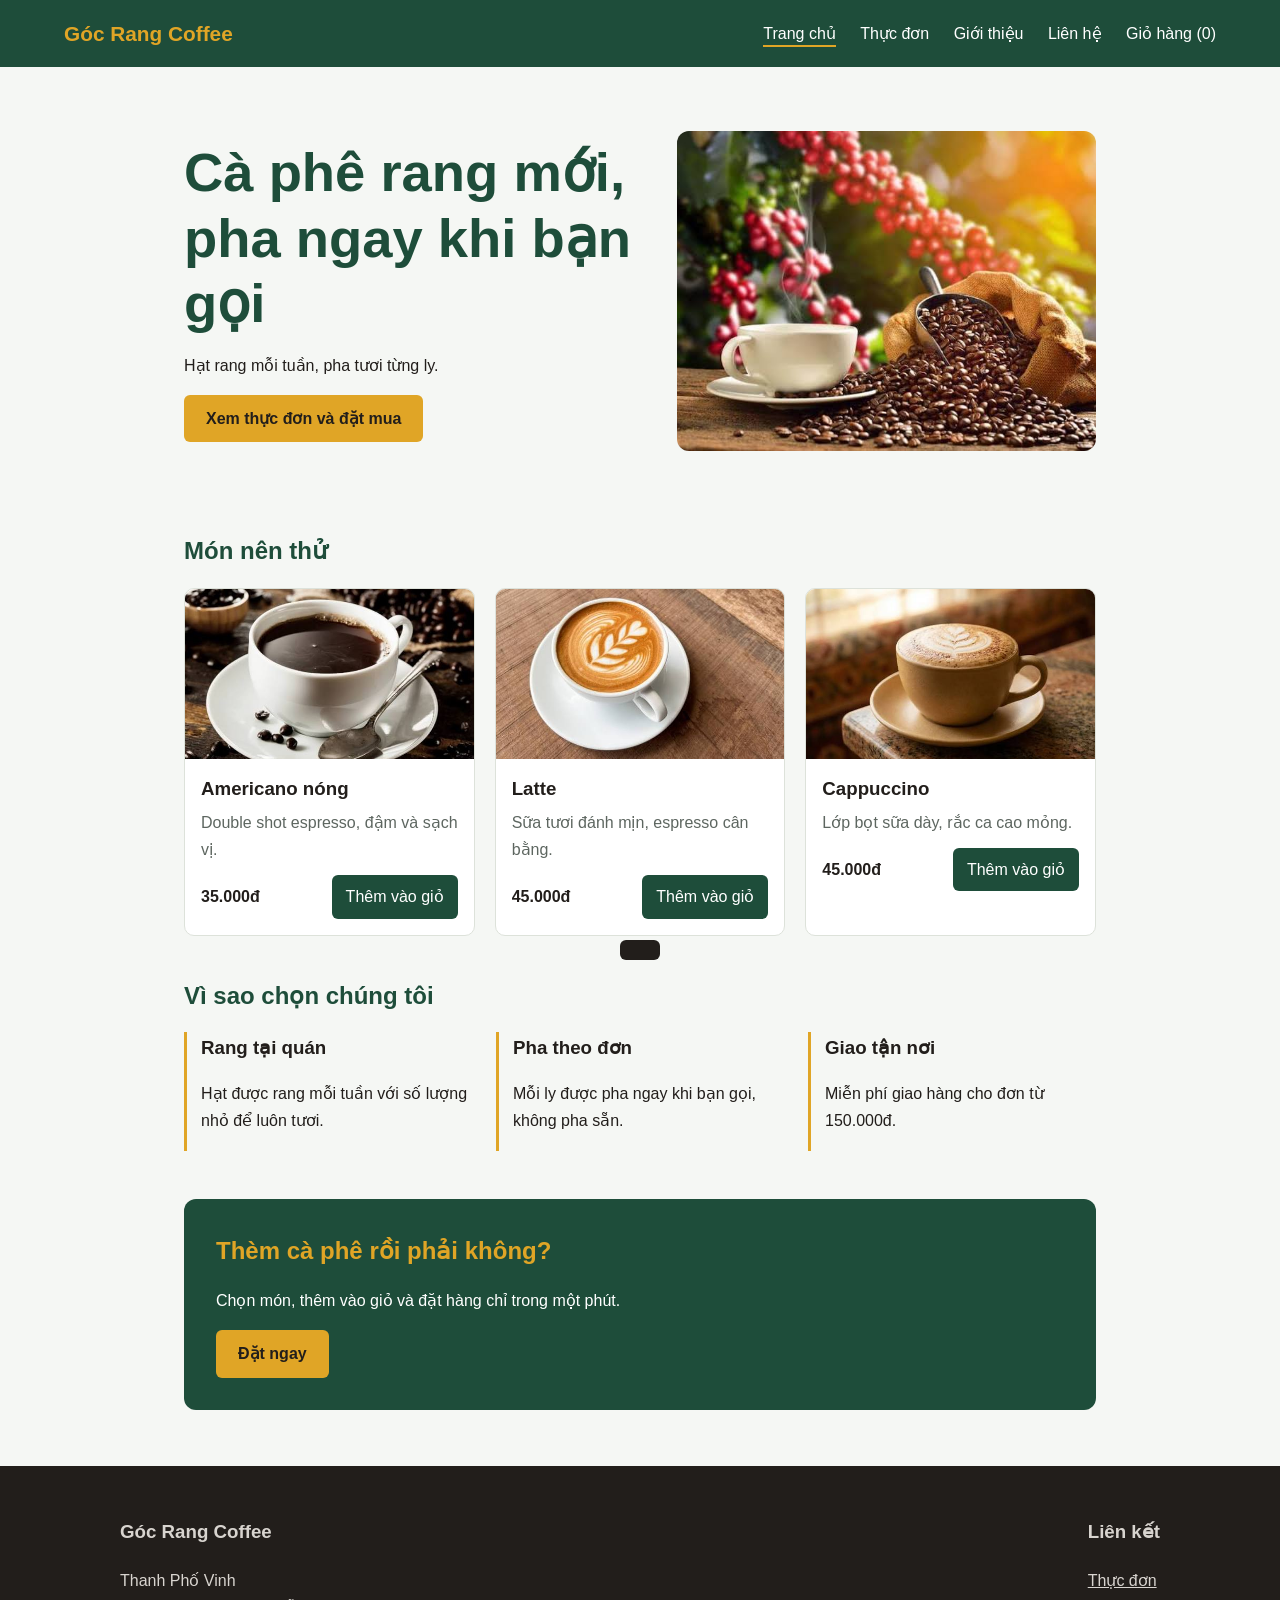
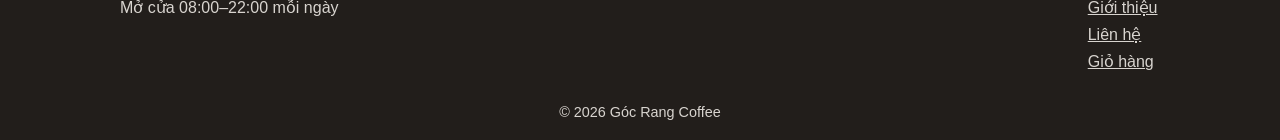
<file: index.html>
<!DOCTYPE html>
<html lang="vi">
<head>
  <meta charset="UTF-8">
  <meta name="viewport" content="width=device-width, initial-scale=1">
  <meta name="description" content="Góc Rang Coffee - cà phê rang mới, pha tươi từng ly.">
  <title>Trang chủ | Góc Rang Coffee</title>
  <link rel="stylesheet" href="style.css">
</head>
<body>
  <header class="top">
    <a class="logo" href="index.html">Góc Rang Coffee</a>
    <nav>
      <a href="index.html" class="on">Trang chủ</a>
      <a href="menu.html">Thực đơn</a>
      <a href="gioithieu.html">Giới thiệu</a>
      <a href="lienhe.html">Liên hệ</a>
      <a href="giohang.html">Giỏ hàng (<span id="count">0</span>)</a>
    </nav>
  </header>

  <main>
    <section class="hero">
      <div>
        <h1>Cà phê rang mới,<br>pha ngay khi bạn gọi</h1>
        <p>Hạt rang mỗi tuần, pha tươi từng ly.</p>
        <a class="btn" href="menu.html">Xem thực đơn và đặt mua</a>
      </div>
      <img class="hero-img" src="hat-rang.jpg" alt="Quầy pha cà phê Góc Rang">
    </section>
    <h2>Món nên thử</h2>
    <div class="grid">
      <article class="card">
        <img class="ph" src="Americano.jpg" alt="Americano nóng">
        <div class="body">
          <h3>Americano nóng</h3>
          <p>Double shot espresso, đậm và sạch vị.</p>
          <div class="row">
            <b>35.000đ</b>
            <button class="buy" data-id="americano" data-name="Americano nóng" data-price="35000">Thêm vào giỏ</button>
          </div>
        </div>
      </article>
      <article class="card">
        <img class="ph" src="Latte.jpg" alt="Latte">
        <div class="body">
          <h3>Latte</h3>
          <p>Sữa tươi đánh mịn, espresso cân bằng.</p>
          <div class="row">
            <b>45.000đ</b>
            <button class="buy" data-id="latte" data-name="Latte" data-price="45000">Thêm vào giỏ</button>
          </div>
        </div>
      </article>
      <article class="card">
        <img class="ph" src="Cappuccino.jpg" alt="Cappuccino">
        <div class="body">
          <h3>Cappuccino</h3>
          <p>Lớp bọt sữa dày, rắc ca cao mỏng.</p>
          <div class="row">
            <b>45.000đ</b>
            <button class="buy" data-id="cappuccino" data-name="Cappuccino" data-price="45000">Thêm vào giỏ</button>
          </div>
        </div>
      </article>
    </div>
    <h2>Vì sao chọn chúng tôi</h2>
    <div class="features">
      <div class="feature">
        <h3>Rang tại quán</h3>
        <p>Hạt được rang mỗi tuần với số lượng nhỏ để luôn tươi.</p>
      </div>
      <div class="feature">
        <h3>Pha theo đơn</h3>
        <p>Mỗi ly được pha ngay khi bạn gọi, không pha sẵn.</p>
      </div>
      <div class="feature">
        <h3>Giao tận nơi</h3>
        <p>Miễn phí giao hàng cho đơn từ 150.000đ.</p>
      </div>
    </div>
    <section class="cta">
      <h2>Thèm cà phê rồi phải không?</h2>
      <p>Chọn món, thêm vào giỏ và đặt hàng chỉ trong một phút.</p>
      <a class="btn" href="menu.html">Đặt ngay</a>
    </section>
  </main>
  <footer>
    <div class="foot">
      <div>
        <h3>Góc Rang Coffee</h3>
        <p>Thanh Phố Vinh</p>
        <p>Mở cửa 08:00–22:00 mỗi ngày</p>
      </div>
      <div>
        <h3>Liên kết</h3>
        <a href="menu.html">Thực đơn</a>
        <a href="gioithieu.html">Giới thiệu</a>
        <a href="lienhe.html">Liên hệ</a>
        <a href="giohang.html">Giỏ hàng</a>
      </div>
    </div>
    <p class="copy">© 2026 Góc Rang Coffee</p>
  </footer>

  <div id="toast" role="status"></div>
  <script src="script.js"></script>
</body>
</html>
</file>
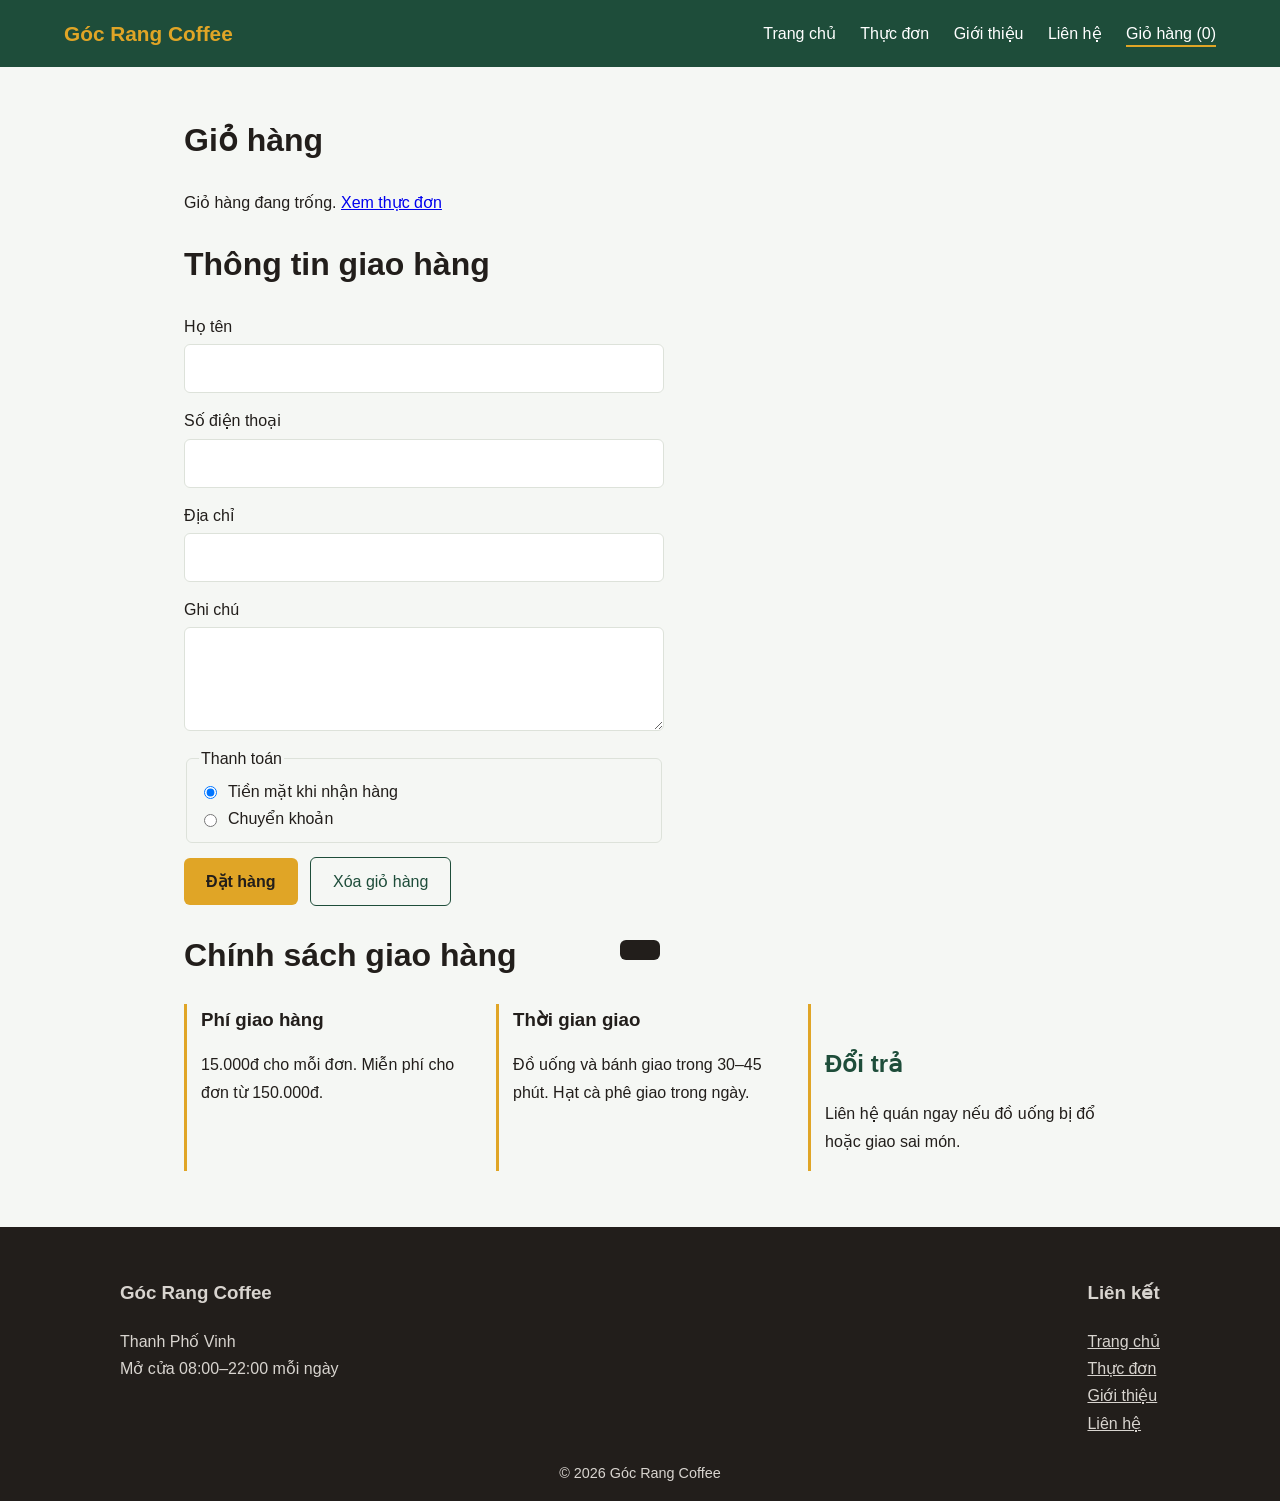
<file: giohang.html>
<!DOCTYPE html>
<html lang="vi">
<head>
  <meta charset="UTF-8">
  <meta name="viewport" content="width=device-width, initial-scale=1">
  <meta name="description" content="Giỏ hàng và đặt mua tại Góc Rang Coffee.">
  <title>Giỏ hàng | Góc Rang Coffee</title>
  <link rel="stylesheet" href="style.css">
</head>
<body>
  <header class="top">
    <a class="logo" href="index.html">Góc Rang Coffee</a>
    <nav>
      <a href="index.html">Trang chủ</a>
      <a href="menu.html">Thực đơn</a>
      <a href="gioithieu.html">Giới thiệu</a>
      <a href="lienhe.html">Liên hệ</a>
      <a href="giohang.html" class="on">Giỏ hàng (<span id="count">0</span>)</a>
    </nav>
  </header>

  <main>
    <h1>Giỏ hàng</h1>

    <!-- Danh sách món, script.js sẽ vẽ vào đây -->
    <div id="cart"></div>
    <div id="total"></div>

    <h1>Thông tin giao hàng</h1>
    <form id="orderForm" class="form">
      <label>
        Họ tên
        <input name="name" required>
      </label>
      <label>
        Số điện thoại
        <input name="phone" type="tel" required>
      </label>
      <label>
        Địa chỉ
        <input name="address" required>
      </label>
      <label>
        Ghi chú
        <textarea name="note" rows="3"></textarea>
      </label>

      <fieldset class="pay">
        <legend>Thanh toán</legend>
        <label>
          <input type="radio" name="pay" value="cod" checked>
          Tiền mặt khi nhận hàng
        </label>
        <label>
          <input type="radio" name="pay" value="bank">
          Chuyển khoản
        </label>
      </fieldset>

      <div>
        <button class="btn" type="submit">Đặt hàng</button>
        <button class="ghost" type="button" id="clear">Xóa giỏ hàng</button>
      </div>
    </form>

    <h1>Chính sách giao hàng</h1>
    <div class="features">
      <div class="feature">
        <h3>Phí giao hàng</h3>
        <p>15.000đ cho mỗi đơn. Miễn phí cho đơn từ 150.000đ.</p>
      </div>
      <div class="feature">
        <h3>Thời gian giao</h3>
        <p>Đồ uống và bánh giao trong 30–45 phút. Hạt cà phê giao trong ngày.</p>
      </div>
      <div class="feature">
        <h2>Đổi trả</h2>
        <p>Liên hệ quán ngay nếu đồ uống bị đổ hoặc giao sai món.</p>
      </div>
    </div>
  </main>
  <footer>
    <div class="foot">
      <div>
        <h3>Góc Rang Coffee</h3>
        <p>Thanh Phố Vinh</p>
        <p>Mở cửa 08:00–22:00 mỗi ngày</p>
      </div>
      <div>
        <h3>Liên kết</h3>
        <a href="index.html">Trang chủ</a>
        <a href="menu.html">Thực đơn</a>
        <a href="gioithieu.html">Giới thiệu</a>
        <a href="lienhe.html">Liên hệ</a>
      </div>
    </div>
    <p class="copy">© 2026 Góc Rang Coffee</p>
  </footer>

  <div id="toast" role="status"></div>
  <script src="script.js"></script>
</body>
</html>
</file>
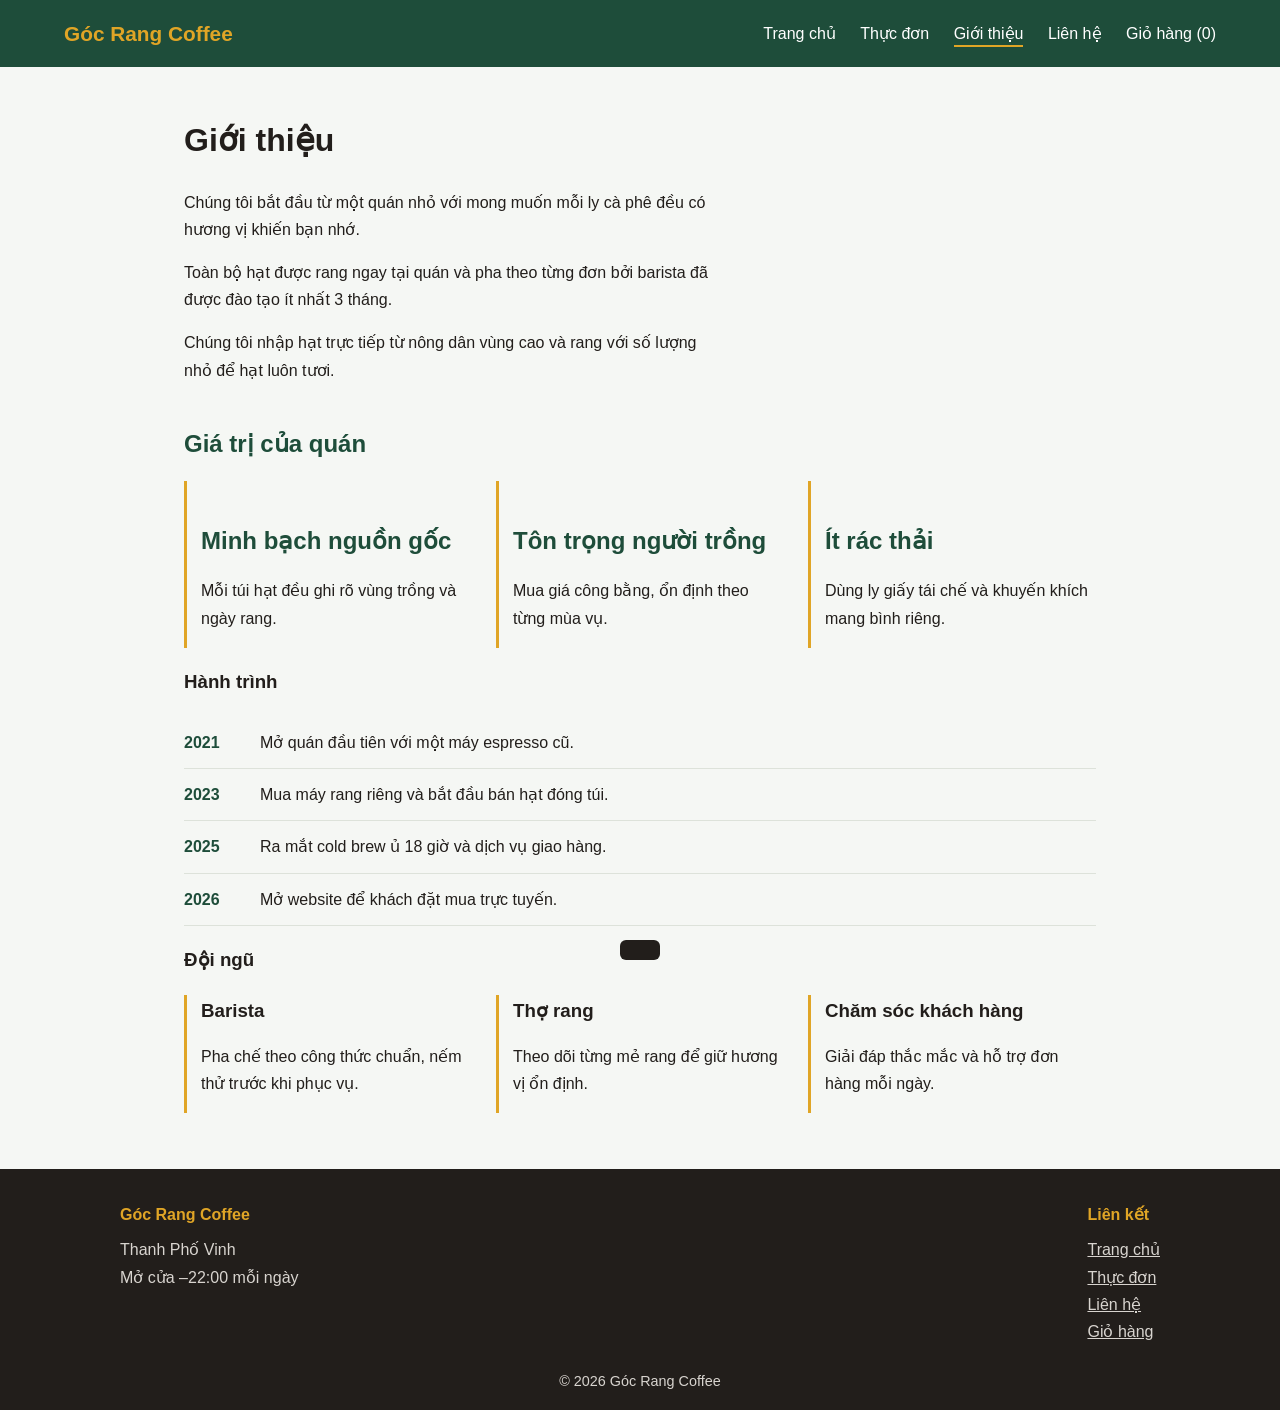
<file: gioithieu.html>
<!DOCTYPE html>
<html lang="vi">
<head>
  <meta charset="UTF-8">
  <meta name="viewport" content="width=device-width, initial-scale=1">
  <meta name="description" content="Câu chuyện và đội ngũ của Góc Rang Coffee.">
  <title>Giới thiệu | Góc Rang Coffee</title>
  <link rel="stylesheet" href="style.css">
</head>
<body>
  <header class="top">
    <a class="logo" href="index.html">Góc Rang Coffee</a>
    <nav>
      <a href="index.html">Trang chủ</a>
      <a href="menu.html">Thực đơn</a>
      <a href="gioithieu.html" class="on">Giới thiệu</a>
      <a href="lienhe.html">Liên hệ</a>
      <a href="giohang.html">Giỏ hàng (<span id="count">0</span>)</a>
    </nav>
  </header>

  <main>
    <h1>Giới thiệu</h1>

    <p class="lead">
      Chúng tôi bắt đầu từ một quán nhỏ với mong muốn mỗi ly cà phê đều có
      hương vị khiến bạn nhớ.
    </p>
    <p class="lead">
      Toàn bộ hạt được rang ngay tại quán và pha theo từng đơn bởi barista
      đã được đào tạo ít nhất 3 tháng.
    </p>
    <p class="lead">
      Chúng tôi nhập hạt trực tiếp từ nông dân vùng cao và rang với số
      lượng nhỏ để hạt luôn tươi.
    </p>

    <h2>Giá trị của quán</h2>
    <div class="features">
      <div class="feature">
        <h2>Minh bạch nguồn gốc</h2>
        <p>Mỗi túi hạt đều ghi rõ vùng trồng và ngày rang.</p>
      </div>
      <div class="feature">
        <h2>Tôn trọng người trồng</h2>
        <p>Mua giá công bằng, ổn định theo từng mùa vụ.</p>
      </div>
      <div class="feature">
        <h2>Ít rác thải</h2>
        <p>Dùng ly giấy tái chế và khuyến khích mang bình riêng.</p>
      </div>
    </div>

    <h3>Hành trình</h3>
    <ol class="timeline">
      <li>
        <b>2021</b>
        <span>Mở quán đầu tiên với một máy espresso cũ.</span>
      </li>
      <li>
        <b>2023</b>
        <span>Mua máy rang riêng và bắt đầu bán hạt đóng túi.</span>
      </li>
      <li>
        <b>2025</b>
        <span>Ra mắt cold brew ủ 18 giờ và dịch vụ giao hàng.</span>
      </li>
      <li>
        <b>2026</b>
        <span>Mở website để khách đặt mua trực tuyến.</span>
      </li>
    </ol>

    <h3>Đội ngũ</h3>
    <div class="features">
      <div class="feature">
        <h3>Barista</h3>
        <p>Pha chế theo công thức chuẩn, nếm thử trước khi phục vụ.</p>
      </div>
      <div class="feature">
        <h3>Thợ rang</h3>
        <p>Theo dõi từng mẻ rang để giữ hương vị ổn định.</p>
      </div>
      <div class="feature">
        <h3>Chăm sóc khách hàng</h3>
        <p>Giải đáp thắc mắc và hỗ trợ đơn hàng mỗi ngày.</p>
      </div>
    </div>
  </main>
  <footer>
    <div class="foot">
      <div>
        <h4>Góc Rang Coffee</h4>
        <p>Thanh Phố Vinh</p>
        <p>Mở cửa –22:00 mỗi ngày</p>
      </div>
      <div>
        <h4>Liên kết</h4>
        <a href="index.html">Trang chủ</a>
        <a href="menu.html">Thực đơn</a>
        <a href="lienhe.html">Liên hệ</a>
        <a href="giohang.html">Giỏ hàng</a>
      </div>
    </div>
    <p class="copy">© 2026 Góc Rang Coffee</p>
  </footer>

  <div id="toast" role="status"></div>
  <script src="script.js"></script>
</body>
</html>
</file>
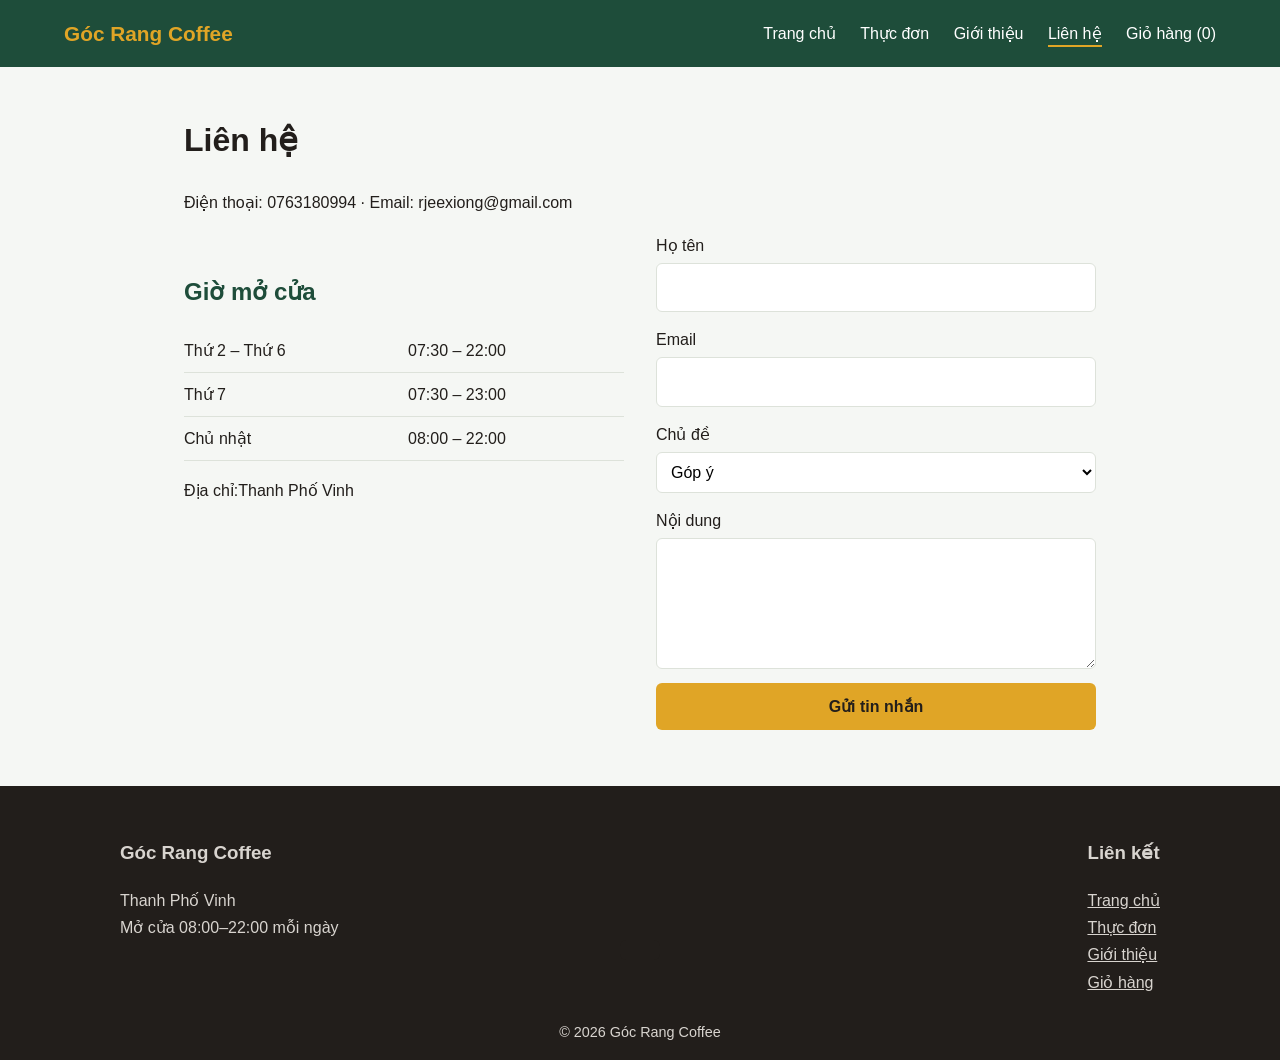
<file: lienhe.html>
<!DOCTYPE html>
<html lang="vi">
<head>
  <meta charset="UTF-8">
  <meta name="viewport" content="width=device-width, initial-scale=1">
  <meta name="description" content="Liên hệ và giờ mở cửa của Góc Rang Coffee.">
  <title>Liên hệ | Góc Rang Coffee</title>
  <link rel="stylesheet" href="style.css">
</head>
<body>
  <header class="top">
    <a class="logo" href="index.html">Góc Rang Coffee</a>
    <nav>
      <a href="index.html">Trang chủ</a>
      <a href="menu.html">Thực đơn</a>
      <a href="gioithieu.html">Giới thiệu</a>
      <a href="lienhe.html" class="on">Liên hệ</a>
      <a href="giohang.html">Giỏ hàng (<span id="count">0</span>)</a>
    </nav>
  </header>

  <main>
    <h1>Liên hệ</h1>
    <p class="lead">Điện thoại: 0763180994 · Email: rjeexiong@gmail.com</p>

    <div class="two-col">
      <!-- Giờ mở cửa -->
      <section>
        <h2>Giờ mở cửa</h2>
        <table class="hours">
          <tr>
            <td>Thứ 2 – Thứ 6</td>
            <td>07:30 – 22:00</td>
          </tr>
          <tr>
            <td>Thứ 7</td>
            <td>07:30 – 23:00</td>
          </tr>
          <tr>
            <td>Chủ nhật</td>
            <td>08:00 – 22:00</td>
          </tr>
        </table>
        <p>Địa chỉ:Thanh Phố Vinh</p>
      </section>
      <form id="contactForm" class="form">
        <label>
          Họ tên
          <input name="name" required>
        </label>
        <label>
          Email
          <input name="email" type="email" required>
        </label>
        <label>
          Chủ đề
          <select name="topic">
            <option>Góp ý</option>
            <option>Đặt bàn</option>
            <option>Đặt hàng số lượng lớn</option>
          </select>
        </label>
        <label>
          Nội dung
          <textarea name="message" rows="4" required></textarea>
        </label>
        <button class="btn">Gửi tin nhắn</button>
      </form>
    </div>

  </main>
  <footer>
    <div class="foot">
      <div>
        <h3>Góc Rang Coffee</h3>
        <p>Thanh Phố Vinh</p>
        <p>Mở cửa 08:00–22:00 mỗi ngày</p>
      </div>
      <div>
        <h3>Liên kết</h3>
        <a href="index.html">Trang chủ</a>
        <a href="menu.html">Thực đơn</a>
        <a href="gioithieu.html">Giới thiệu</a>
        <a href="giohang.html">Giỏ hàng</a>
      </div>
    </div>
    <p class="copy">© 2026 Góc Rang Coffee</p>
  </footer>

  <div id="toast" role="status"></div>
  <script src="script.js"></script>
</body>
</html>
</file>
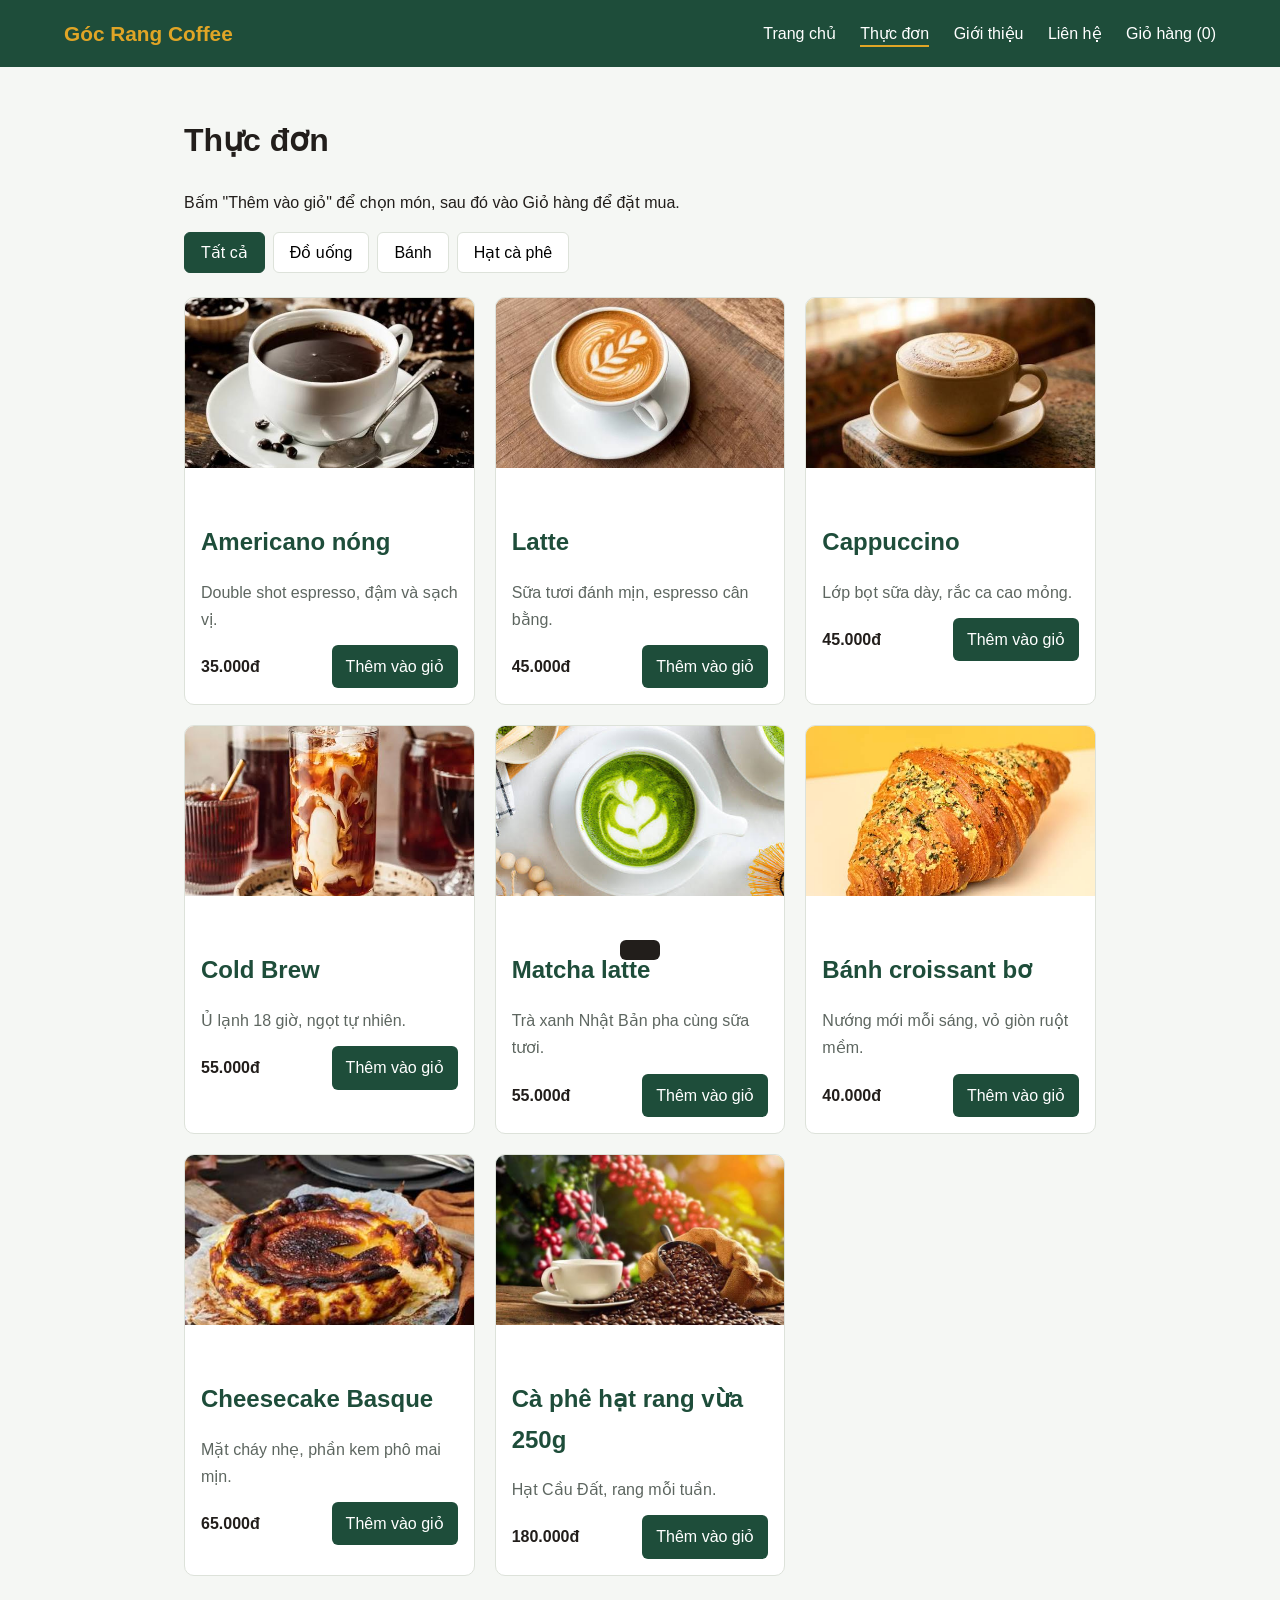
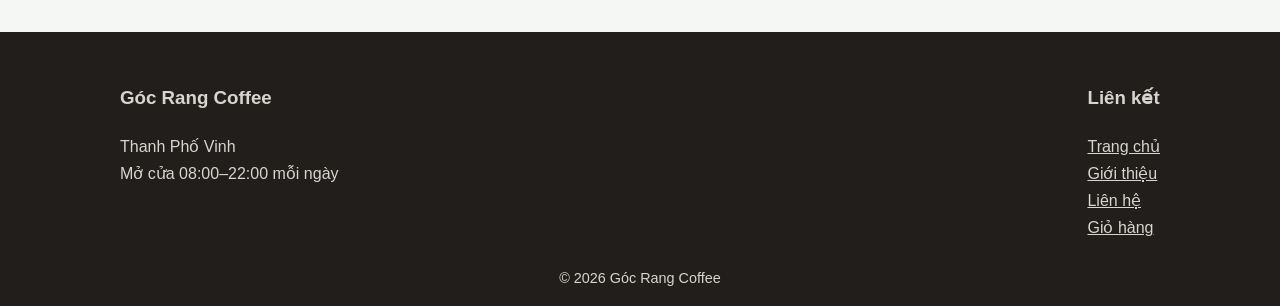
<file: menu.html>
<!DOCTYPE html>
<html lang="vi">
<head>
  <meta charset="UTF-8">
  <meta name="viewport" content="width=device-width, initial-scale=1">
  <meta name="description" content="Thực đơn Góc Rang Coffee: cà phê, trà, bánh và hạt rang.">
  <title>Thực đơn | Góc Rang Coffee</title>
  <link rel="stylesheet" href="style.css">
</head>
<body>
  <header class="top">
    <a class="logo" href="style.css">Góc Rang Coffee</a>
    <nav>
      <a href="index.html">Trang chủ</a>
      <a href="menu.html" class="on">Thực đơn</a>
      <a href="gioithieu.html">Giới thiệu</a>
      <a href="lienhe.html">Liên hệ</a>
      <a href="giohang.html">Giỏ hàng (<span id="count">0</span>)</a>
    </nav>
  </header>

  <main>
    <h1>Thực đơn</h1>
    <p class="lead">Bấm "Thêm vào giỏ" để chọn món, sau đó vào Giỏ hàng để đặt mua.</p>
    <div class="filters">
      <button class="filter active" data-f="all">Tất cả</button>
      <button class="filter" data-f="drink">Đồ uống</button>
      <button class="filter" data-f="cake">Bánh</button>
      <button class="filter" data-f="beans">Hạt cà phê</button>
    </div>

    <div class="grid">
      <article class="card" data-cat="drink">
        <img class="ph" src="Americano.jpg" alt="Americano nóng">
        <div class="body">
          <h2>Americano nóng</h2>
          <p>Double shot espresso, đậm và sạch vị.</p>
          <div class="row">
            <b>35.000đ</b>
            <button class="buy" data-id="americano" data-name="Americano nóng" data-price="35000">Thêm vào giỏ</button>
          </div>
        </div>
      </article>
      <article class="card" data-cat="drink">
        <img class="ph" src="Latte.jpg" alt="Latte">
        <div class="body">
          <h2>Latte</h2>
          <p>Sữa tươi đánh mịn, espresso cân bằng.</p>
          <div class="row">
            <b>45.000đ</b>
            <button class="buy" data-id="latte" data-name="Latte" data-price="45000">Thêm vào giỏ</button>
          </div>
        </div>
      </article>
      <article class="card" data-cat="drink">
        <img class="ph" src="Cappuccino.jpg" alt="Cappuccino">
        <div class="body">
          <h2>Cappuccino</h2>
          <p>Lớp bọt sữa dày, rắc ca cao mỏng.</p>
          <div class="row">
            <b>45.000đ</b>
            <button class="buy" data-id="cappuccino" data-name="Cappuccino" data-price="45000">Thêm vào giỏ</button>
          </div>
        </div>
      </article>
      <article class="card" data-cat="drink">
        <img class="ph" src="Cold-Brew.jpg" alt="Cold Brew">
        <div class="body">
          <h2>Cold Brew</h2>
          <p>Ủ lạnh 18 giờ, ngọt tự nhiên.</p>
          <div class="row">
            <b>55.000đ</b>
            <button class="buy" data-id="coldbrew" data-name="Cold Brew" data-price="55000">Thêm vào giỏ</button>
          </div>
        </div>
      </article>
      <article class="card" data-cat="drink">
        <img class="ph" src="Matcha-latte.jpg" alt="Matcha latte">
        <div class="body">
          <h2>Matcha latte</h2>
          <p>Trà xanh Nhật Bản pha cùng sữa tươi.</p>
          <div class="row">
            <b>55.000đ</b>
            <button class="buy" data-id="matcha" data-name="Matcha latte" data-price="55000">Thêm vào giỏ</button>
          </div>
        </div>
      </article>
      <article class="card" data-cat="cake">
        <img class="ph" src="Banh_croissant_bo.jpg" alt="Bánh croissant bơ">
        <div class="body">
          <h2>Bánh croissant bơ</h2>
          <p>Nướng mới mỗi sáng, vỏ giòn ruột mềm.</p>
          <div class="row">
            <b>40.000đ</b>
            <button class="buy" data-id="croissant" data-name="Bánh croissant bơ" data-price="40000">Thêm vào giỏ</button>
          </div>
        </div>
      </article>
      <article class="card" data-cat="cake">
        <img class="ph" src="Cheesecake-Basque.jpg" alt="Cheesecake Basque">
        <div class="body">
          <h2>Cheesecake Basque</h2>
          <p>Mặt cháy nhẹ, phần kem phô mai mịn.</p>
          <div class="row">
            <b>65.000đ</b>
            <button class="buy" data-id="cheesecake" data-name="Cheesecake Basque" data-price="65000">Thêm vào giỏ</button>
          </div>
        </div>
      </article>
      <article class="card" data-cat="beans">
        <img class="ph" src="hat-rang.jpg" alt="Cà phê hạt rang vừa 250g">
        <div class="body">
          <h2>Cà phê hạt rang vừa 250g</h2>
          <p>Hạt Cầu Đất, rang mỗi tuần.</p>
          <div class="row">
            <b>180.000đ</b>
            <button class="buy" data-id="beans" data-name="Cà phê hạt rang vừa 250g" data-price="180000">Thêm vào giỏ</button>
          </div>
        </div>
      </article>
    </div>
  </main>
  <footer>
    <div class="foot">
      <div>
        <h3>Góc Rang Coffee</h3>
        <p>Thanh Phố Vinh</p>
        <p>Mở cửa 08:00–22:00 mỗi ngày</p>
      </div>
      <div>
        <h3>Liên kết</h3>
        <a href="index.html">Trang chủ</a>
        <a href="gioithieu.html">Giới thiệu</a>
        <a href="lienhe.html">Liên hệ</a>
        <a href="giohang.html">Giỏ hàng</a>
      </div>
    </div>
    <p class="copy">© 2026 Góc Rang Coffee</p>
  </footer>

  <div id="toast" role="status"></div>
  <script src="script.js"></script>
</body>
</html>
</file>
<file: style.css>
/* ===== Màu sắc và nền tảng ===== */
:root {
  --ink: #221e1b;
  --paper: #ffffff;
  --bg: #f5f7f4;
  --green: #1e4d3a;
  --amber: #e0a526;
  --line: #dde2da;
  --muted: #5d6660;
}

* {
  box-sizing: border-box;
}

body {
  margin: 0;
  font-family: "Be Vietnam Pro", "Segoe UI", Roboto, sans-serif;
  background: var(--bg);
  color: var(--ink);
  line-height: 1.7;
}

main {
  max-width: 1040px;
  margin: 0 auto;
  padding: 24px 5vw 56px;
}

h2 {
  margin: 40px 0 16px;
  color: var(--green);
}

.lead {
  max-width: 60ch;
}

/* ===== Thanh điều hướng ===== */
.top {
  display: flex;
  justify-content: space-between;
  align-items: center;
  flex-wrap: wrap;
  gap: 12px;
  padding: 16px 5vw;
  background: var(--green);
}

.logo {
  color: var(--amber);
  font-weight: 700;
  font-size: 1.3rem;
  text-decoration: none;
}

nav a {
  color: #fff;
  text-decoration: none;
  margin-left: 20px;
  padding-bottom: 3px;
}

nav a.on,
nav a:hover {
  border-bottom: 2px solid var(--amber);
}

/* ===== Banner đầu trang ===== */
.hero {
  display: grid;
  grid-template-columns: 1.1fr 1fr;
  gap: 32px;
  align-items: center;
  padding: 40px 0;
}

.hero h1 {
  font-size: clamp(2rem, 5vw, 3.4rem);
  line-height: 1.2;
  margin: 0 0 12px;
  color: var(--green);
}

.hero-img {
  width: 100%;
  height: 320px;
  object-fit: cover;
  border-radius: 12px;
  background: var(--green);
}

/* ===== Nút bấm ===== */
.btn,
.ghost,
.buy,
.filter {
  font: inherit;
  cursor: pointer;
  border-radius: 6px;
  text-decoration: none;
  display: inline-block;
}

.btn {
  background: var(--amber);
  color: var(--ink);
  border: 0;
  padding: 10px 22px;
  font-weight: 700;
}

.ghost {
  background: none;
  border: 1px solid var(--green);
  color: var(--green);
  padding: 10px 22px;
  margin-left: 8px;
}

.buy {
  background: var(--green);
  color: #fff;
  border: 0;
  padding: 8px 14px;
}

.buy:hover,
.btn:hover {
  filter: brightness(1.1);
}

/* ===== Bộ lọc món ===== */
.filters {
  display: flex;
  flex-wrap: wrap;
  gap: 8px;
  margin: 16px 0 24px;
}

.filter {
  background: var(--paper);
  border: 1px solid var(--line);
  padding: 6px 16px;
}

.filter.active {
  background: var(--green);
  border-color: var(--green);
  color: #fff;
}

/* ===== Thẻ sản phẩm ===== */
.grid {
  display: grid;
  grid-template-columns: repeat(auto-fill, minmax(230px, 1fr));
  gap: 20px;
}

.card {
  background: var(--paper);
  border: 1px solid var(--line);
  border-radius: 10px;
  overflow: hidden;
}

.card[hidden] {
  display: none;
}

.ph {
  display: block;
  width: 100%;
  height: 170px;
  object-fit: cover;
  background: var(--green);
  color: var(--amber);
}

.body {
  padding: 14px 16px 16px;
}

.body h3 {
  margin: 0;
}

.body p {
  margin: 4px 0 12px;
  color: var(--muted);
}

.row {
  display: flex;
  justify-content: space-between;
  align-items: center;
  gap: 8px;
}

/* ===== Điểm nổi bật, hành trình, kêu gọi ===== */
.features {
  display: grid;
  grid-template-columns: repeat(auto-fit, minmax(220px, 1fr));
  gap: 24px;
}

.feature {
  border-left: 3px solid var(--amber);
  padding-left: 14px;
}

.feature h3 {
  margin: 0 0 4px;
}

.timeline {
  list-style: none;
  padding: 0;
  margin: 0;
}

.timeline li {
  display: flex;
  gap: 20px;
  padding: 12px 0;
  border-bottom: 1px solid var(--line);
}

.timeline b {
  color: var(--green);
  min-width: 56px;
}

.cta {
  margin-top: 48px;
  padding: 32px;
  background: var(--green);
  color: #fff;
  border-radius: 12px;
}

.cta h2 {
  color: var(--amber);
  margin-top: 0;
}

/* ===== Biểu mẫu, giờ mở cửa, giỏ hàng ===== */
.two-col {
  display: grid;
  grid-template-columns: repeat(auto-fit, minmax(280px, 1fr));
  gap: 32px;
}

.hours {
  border-collapse: collapse;
  width: 100%;
}

.hours td {
  padding: 8px 0;
  border-bottom: 1px solid var(--line);
}

.form {
  display: grid;
  gap: 14px;
  max-width: 480px;
}

.form label {
  display: grid;
  gap: 4px;
}

input,
textarea,
select {
  font: inherit;
  padding: 10px;
  border: 1px solid var(--line);
  border-radius: 6px;
  background: var(--paper);
}

.pay {
  border: 1px solid var(--line);
  border-radius: 6px;
}

.pay label {
  display: flex;
  align-items: center;
  gap: 8px;
}

.item {
  display: flex;
  justify-content: space-between;
  align-items: center;
  flex-wrap: wrap;
  gap: 12px;
  padding: 12px 0;
  border-bottom: 1px solid var(--line);
}

.item button {
  width: 30px;
  height: 30px;
  border: 1px solid var(--line);
  border-radius: 4px;
  background: var(--paper);
  cursor: pointer;
}

.sum {
  display: flex;
  justify-content: space-between;
  padding: 4px 0;
}

.sum.big {
  font-size: 1.3rem;
  font-weight: 700;
}

/* ===== Chân trang và thông báo ===== */
footer {
  background: var(--ink);
  color: #d8d4cf;
  padding: 32px 5vw 16px;
}

.foot {
  display: flex;
  flex-wrap: wrap;
  justify-content: space-between;
  gap: 24px;
  max-width: 1040px;
  margin: 0 auto;
}

footer h4 {
  margin: 0 0 8px;
  color: var(--amber);
}

footer p {
  margin: 0;
}

footer a {
  display: block;
  color: #d8d4cf;
}

.copy {
  text-align: center;
  margin-top: 24px;
  font-size: 0.9rem;
}

#toast {
  position: fixed;
  bottom: 20px;
  left: 50%;
  transform: translateX(-50%) translateY(80px);
  background: var(--ink);
  color: #fff;
  padding: 10px 20px;
  border-radius: 6px;
  transition: transform 0.25s;
}

#toast.show {
  transform: translateX(-50%) translateY(0);
}

/* ===== Truy cập và màn hình nhỏ ===== */
button:focus-visible,
a:focus-visible,
input:focus-visible,
textarea:focus-visible,
select:focus-visible {
  outline: 3px solid var(--amber);
  outline-offset: 2px;
}

@media (max-width: 760px) {
  .hero {
    grid-template-columns: 1fr;
  }
}

@media (prefers-reduced-motion: reduce) {
  #toast {
    transition: none;
  }
}
</file>
